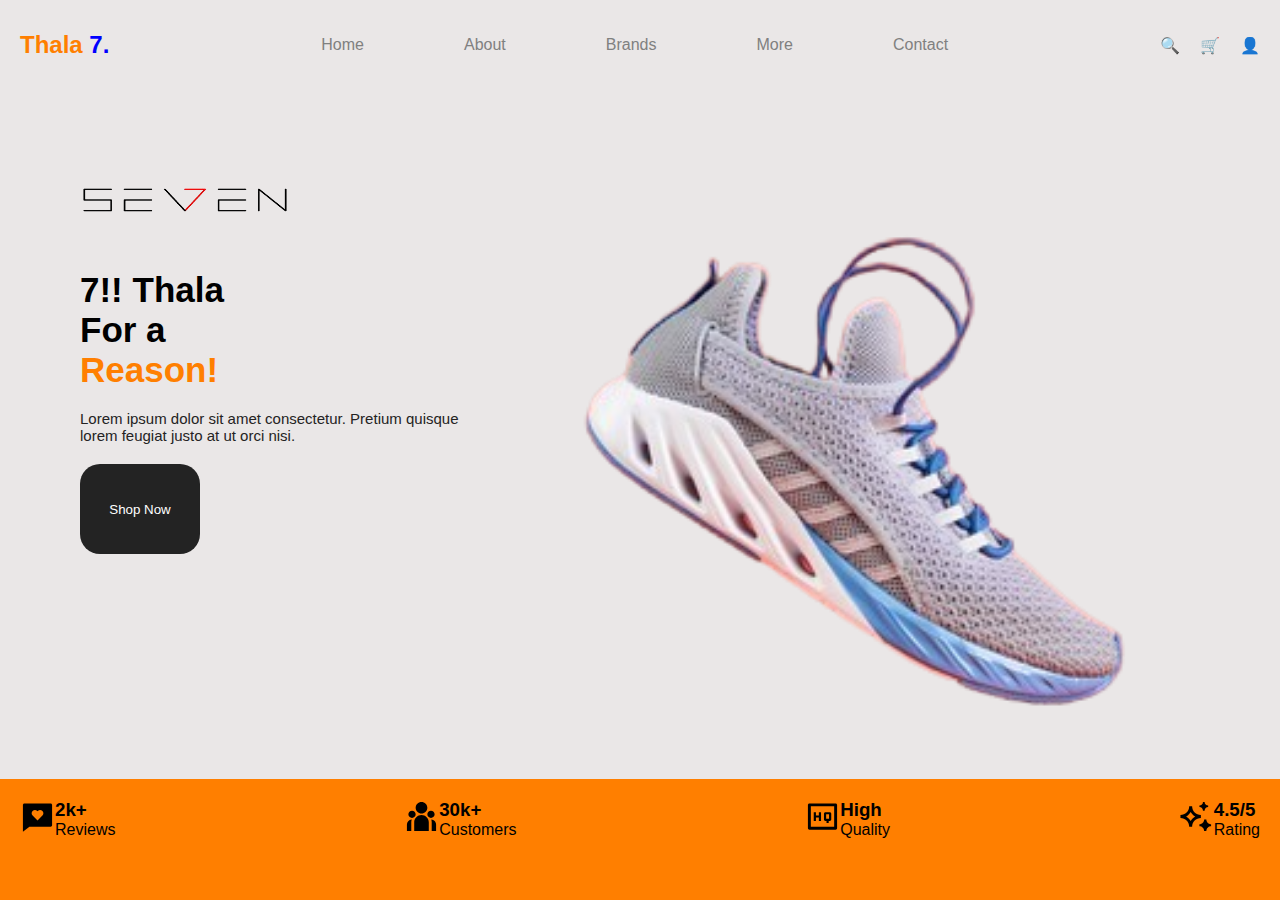
<file: Grp Project 1/index.html>
<!DOCTYPE html>
<html lang="en">
  <head>
    <meta charset="UTF-8" />
    <meta name="viewport" content="width=device-width, initial-scale=1.0" />
    <title>Thala 7 - Shoe Store</title>
    <link rel="stylesheet" href="style.css" />
  </head>
  <body>
    <header>
      <nav>
        <div class="logo">Thala <span>7.</span></div>
        <ul>
          <li>Home</li>
          <li><a href="./about.html">About</a></li>
          <li><a href="./shopping-cart.html">Brands</a></li>
          <li><a href="./shopping-cart.html">More</a></li>
          <li><a href="./shopping-cart.html">Contact</a></li>
        </ul>
        <div class="icons">
          <span>🔍</span>
          <span>🛒</span>
          <span>👤</span>
        </div>
      </nav>
    </header>
    <main class="container">
      <section class="hero-content">
        <div class="left">
          <div class="left-content">
            <img
              src="./assests/seven-logo-removebg-preview.png"
              alt=""
              width="200px"
              height="80px"
            />
            <h1>7!! Thala For a <span>Reason!</span></h1>
            <p>
              Lorem ipsum dolor sit amet consectetur. Pretium quisque lorem
              feugiat justo at ut orci nisi.
            </p>
            <button class="shop-now">Shop Now</button>
          </div>
        </div>
        <div class="right">
          <img
            src="./assests/stability-cushion-running-shoes-new-260nw-1958445436-removebg-preview.png"
            alt="Gray and blue sports shoe"
          />
        </div>
      </section>
      <section class="stats">
        <div class="stat-item">
          <svg
            xmlns="http://www.w3.org/2000/svg"
            viewBox="0 0 24 24"
            fill="currentColor"
            width="35px"
            height="35px"
          >
            <path
              d="M6.45455 19L2 22.5V4C2 3.44772 2.44772 3 3 3H21C21.5523 3 22 3.44772 22 4V18C22 18.5523 21.5523 19 21 19H6.45455ZM12.0178 14.6997L15.3765 11.341C16.2552 10.4623 16.2552 9.03769 15.3765 8.15901C14.4978 7.28033 13.0732 7.28033 12.1945 8.15901L12.0178 8.33579L11.841 8.15901C10.9623 7.28033 9.53769 7.28033 8.65901 8.15901C7.78033 9.03769 7.78033 10.4623 8.65901 11.341L12.0178 14.6997Z"
            ></path>
          </svg>
          <div class="stat-content">
          <h3>2k+</h3>
          <p>Reviews</p>
        </div>
        </div>
        <div class="stat-item">
          <svg
            xmlns="http://www.w3.org/2000/svg"
            viewBox="0 0 24 24"
            fill="currentColor"
            width="35px"
            height="35px"
          >
            <path
              d="M12 10C14.2091 10 16 8.20914 16 6 16 3.79086 14.2091 2 12 2 9.79086 2 8 3.79086 8 6 8 8.20914 9.79086 10 12 10ZM5.5 13C6.88071 13 8 11.8807 8 10.5 8 9.11929 6.88071 8 5.5 8 4.11929 8 3 9.11929 3 10.5 3 11.8807 4.11929 13 5.5 13ZM21 10.5C21 11.8807 19.8807 13 18.5 13 17.1193 13 16 11.8807 16 10.5 16 9.11929 17.1193 8 18.5 8 19.8807 8 21 9.11929 21 10.5ZM12 11C14.7614 11 17 13.2386 17 16V22H7V16C7 13.2386 9.23858 11 12 11ZM5 15.9999C5 15.307 5.10067 14.6376 5.28818 14.0056L5.11864 14.0204C3.36503 14.2104 2 15.6958 2 17.4999V21.9999H5V15.9999ZM22 21.9999V17.4999C22 15.6378 20.5459 14.1153 18.7118 14.0056 18.8993 14.6376 19 15.307 19 15.9999V21.9999H22Z"
            ></path>
          </svg>
          <div class="stat-content">
          <h3>30k+</h3>
          <p>Customers</p>
          </div>
        </div>
        <div class="stat-item">
          <svg
            xmlns="http://www.w3.org/2000/svg"
            viewBox="0 0 24 24"
            fill="currentColor"
            width="35px"
            height="35px"
          >
            <path
              d="M4 5V19H20V5H4ZM3 3H21C21.5523 3 22 3.44772 22 4V20C22 20.5523 21.5523 21 21 21H3C2.44772 21 2 20.5523 2 20V4C2 3.44772 2.44772 3 3 3ZM7.5 11.25H9.5V9H11V15H9.5V12.75H7.5V15H6V9H7.5V11.25ZM16.25 15V16.5H14.75V15H14C13.4477 15 13 14.5523 13 14V10C13 9.44772 13.4477 9 14 9H17C17.5523 9 18 9.44772 18 10V14C18 14.5523 17.5523 15 17 15H16.25ZM14.5 10.5V13.5H16.5V10.5H14.5Z"
            ></path>
          </svg>
          <div class="stat-content">
          <h3>High</h3>
          <p>Quality</p>
        </div>
        </div>
        <div class="stat-item">
          <svg
            xmlns="http://www.w3.org/2000/svg"
            viewBox="0 0 24 24"
            fill="currentColor"
            width="35px"
            height="35px"
          >
            <path
              d="M14 4.4375C15.3462 4.4375 16.4375 3.34619 16.4375 2H17.5625C17.5625 3.34619 18.6538 4.4375 20 4.4375V5.5625C18.6538 5.5625 17.5625 6.65381 17.5625 8H16.4375C16.4375 6.65381 15.3462 5.5625 14 5.5625V4.4375ZM1 11C4.31371 11 7 8.31371 7 5H9C9 8.31371 11.6863 11 15 11V13C11.6863 13 9 15.6863 9 19H7C7 15.6863 4.31371 13 1 13V11ZM4.87601 12C6.18717 12.7276 7.27243 13.8128 8 15.124 8.72757 13.8128 9.81283 12.7276 11.124 12 9.81283 11.2724 8.72757 10.1872 8 8.87601 7.27243 10.1872 6.18717 11.2724 4.87601 12ZM17.25 14C17.25 15.7949 15.7949 17.25 14 17.25V18.75C15.7949 18.75 17.25 20.2051 17.25 22H18.75C18.75 20.2051 20.2051 18.75 22 18.75V17.25C20.2051 17.25 18.75 15.7949 18.75 14H17.25Z"
            ></path>
          </svg>
          <div class="stat-content">
          <h3>4.5/5</h3>
          <p>Rating</p>
          </div>
        </div>
      </section>
    </main>
  </body>
</html>
</file>
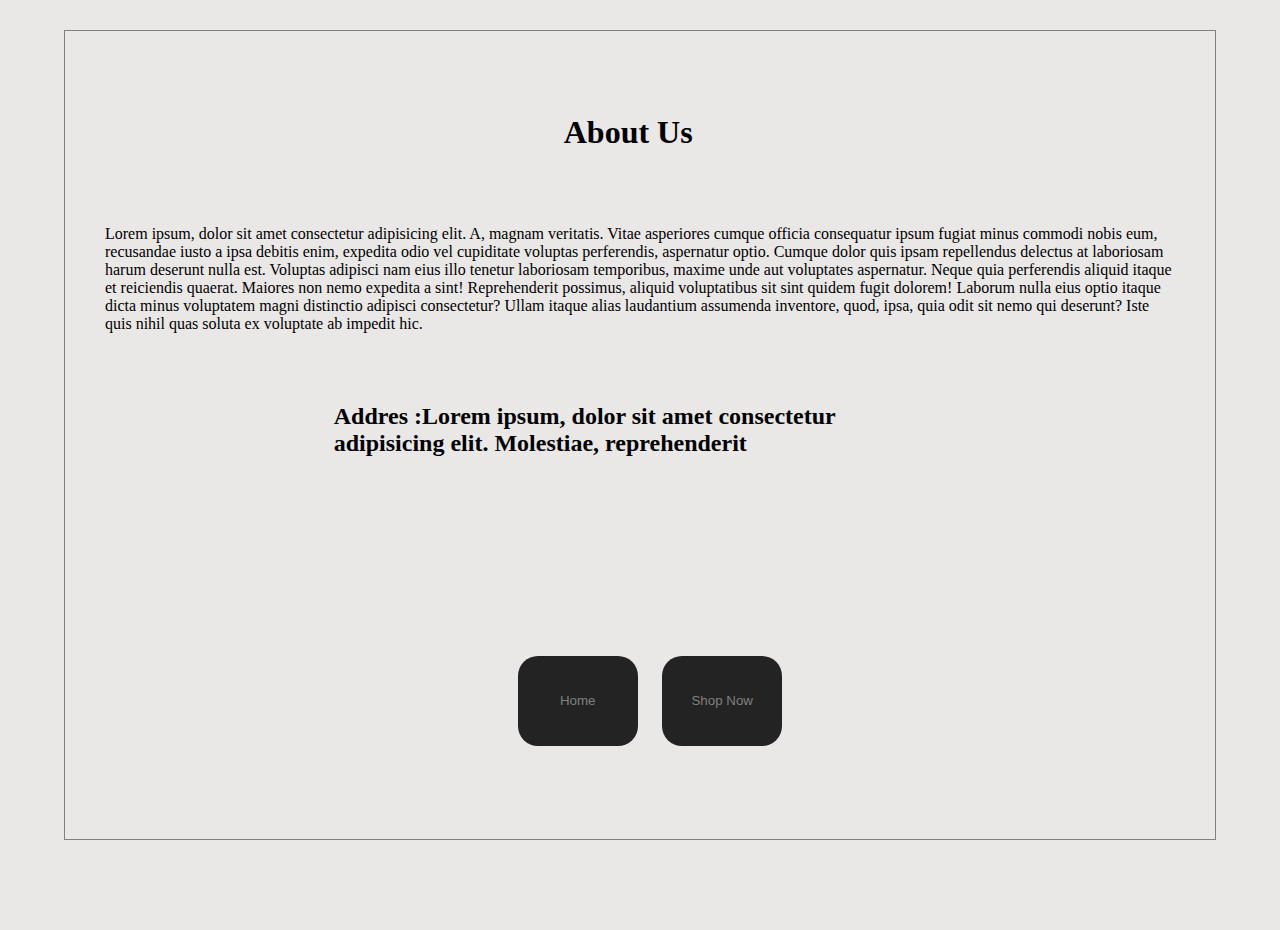
<file: Grp Project 1/about.html>
<!DOCTYPE html>
<html lang="en">
<head>
    <meta charset="UTF-8">
    <meta name="viewport" content="width=device-width, initial-scale=1.0">
    <link rel="stylesheet" href="style.css">
    <title>About Us</title>
</head>
<body>
    <Div class="container1">
        <h1 class="about1">About Us</h1>
        <p class="para">Lorem ipsum, dolor sit amet consectetur adipisicing elit. A, magnam veritatis. Vitae asperiores cumque officia consequatur ipsum fugiat minus commodi nobis eum, recusandae iusto a ipsa debitis enim, expedita odio vel cupiditate voluptas perferendis, aspernatur optio. Cumque dolor quis ipsam repellendus delectus at laboriosam harum deserunt nulla est. Voluptas adipisci nam eius illo tenetur laboriosam temporibus, maxime unde aut voluptates aspernatur. Neque quia perferendis aliquid itaque et reiciendis quaerat. Maiores non nemo expedita a sint! Reprehenderit possimus, aliquid voluptatibus sit sint quidem fugit dolorem! Laborum nulla eius optio itaque dicta minus voluptatem magni distinctio adipisci consectetur? Ullam itaque alias laudantium assumenda inventore, quod, ipsa, quia odit sit nemo qui deserunt? Iste quis nihil quas soluta ex voluptate ab impedit hic.</p>
        <h2 class="about2">Addres :Lorem ipsum, dolor sit amet consectetur adipisicing elit. Molestiae, reprehenderit</h2>

         <div class="btn">
        <button class="shop-now"><a href="./index.html">Home </a></button>
        <button class="shop-now"><a href="./shopping-cart.html">Shop Now </a></button>
         </div>

    </Div>
</body>
</html>
</file>
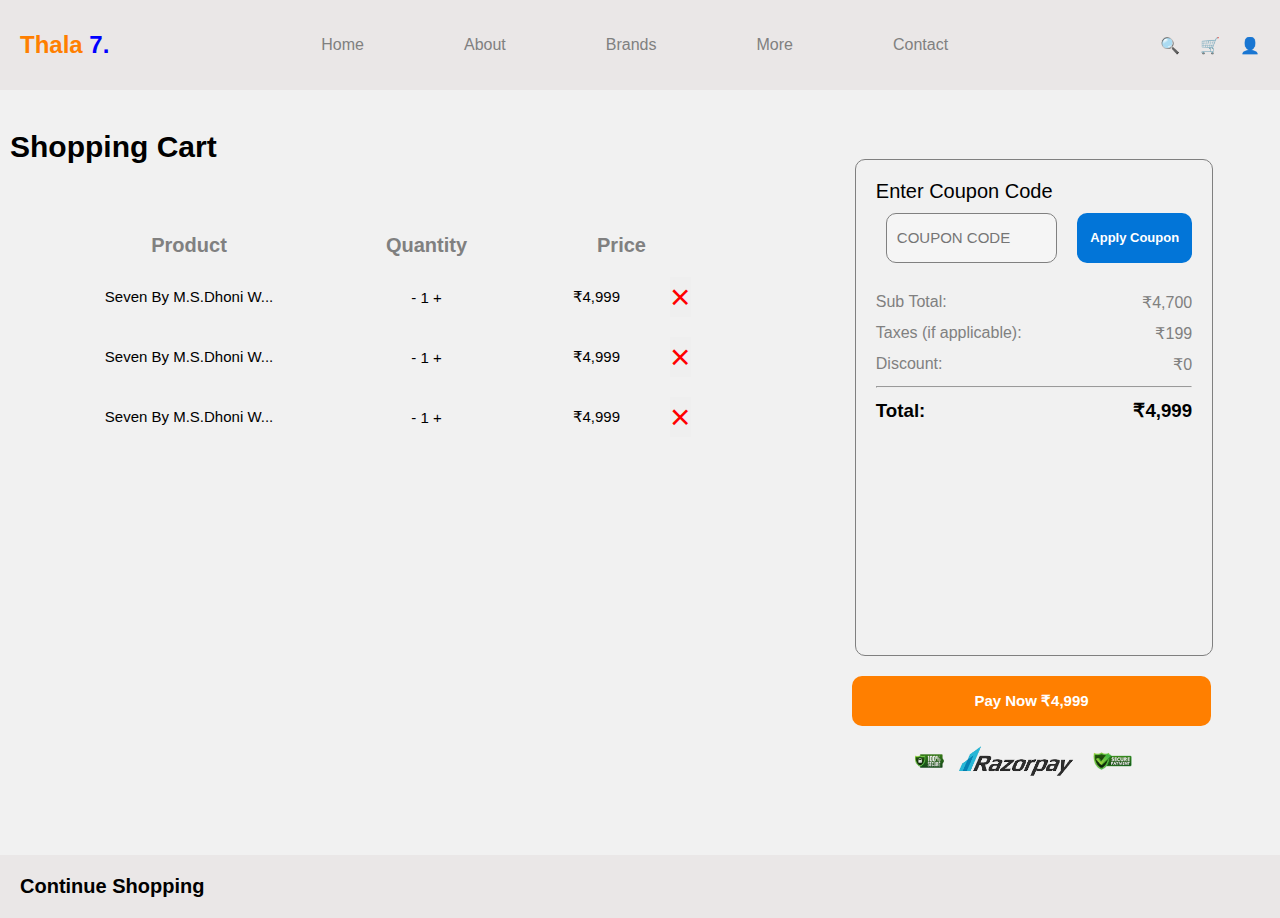
<file: Grp Project 1/bill.html>
<!DOCTYPE html>
<html lang="en">
  <head>
    <meta charset="UTF-8" />
    <meta name="viewport" content="width=device-width, initial-scale=1.0" />
    <title>bill page</title>
    <link rel="stylesheet" href="style.css" />
  </head>
  <body>
    <header>
      <nav>
        <div class="logo">Thala <span>7.</span></div>
        <ul>
          <li><a href="./index.html">Home</a></li>
          <li><a href="./about.html">About</a></li>
          <li><a href="./shopping-cart.html">Brands</a></li>
          <li><a href="./shopping-cart.html">More</a></li>
          <li><a href="./shopping-cart.html">Contact</a></li>
        </ul>
        <div class="icons">
          <span>🔍</span>
          <span>🛒</span>
          <span>👤</span>
        </div>
      </nav>
    </header>
    <main class="container3">
      <section class="shopping-cart">
        <h2>Shopping Cart</h2>
        <table>
          <thead>
            <tr>
              <th>Product</th>
              <th>Quantity</th>
              <th>Price</th>
            </tr>
          </thead>
          <tbody>
            <tr>
              <td>Seven By M.S.Dhoni W...</td>
              <td><span class="quantity-control">- 1 +</span></td>
              <td>₹4,999 <button class="remove-item">×</button></td>
            </tr>
            <tr>
              <td>Seven By M.S.Dhoni W...</td>
              <td><span class="quantity-control">- 1 +</span></td>
              <td>₹4,999 <button class="remove-item">×</button></td>
            </tr>
            <tr>
              <td>Seven By M.S.Dhoni W...</td>
              <td><span class="quantity-control">- 1 +</span></td>
              <td>₹4,999 <button class="remove-item">×</button></td>
            </tr>
          </tbody>
        </table>
      </section>
      <section class="checkout-section">
        <div class="coupon">
          <label for="coupon-code">Enter Coupon Code</label>
          <div class="coupon-code">
            <input type="text" id="coupon-code" placeholder="COUPON CODE" />
            <button class="apply-coupon">Apply Coupon</button>
          </div>
          <div class="summary">
            <p>Sub Total: <span>₹4,700</span></p>
            <p>Taxes (if applicable): <span>₹199</span></p>
            <p>Discount: <span>₹0</span></p>
            <hr />
            <h3>Total: <span>₹4,999</span></h3>
          </div>
        </div>
        <button class="pay-now"><a href="./payment.html">Pay Now ₹4,999</a></button>
        <div class="img-row">
          <img src="./assests/secure_payment-removebg-preview.png" alt="100% secure payment">
          <img src="./assests/razorpay-logo-removebg-preview.png" alt="RazorPay payment">
          <img src="./assests/security_payment-removebg-preview.png" alt=" Secure payment">
        </div>
      </section>
    </main>
    <a href="./shopping-cart.html" class="continue-shopping"><p>Continue Shopping</p></a>
  </body>
</html>
</file>
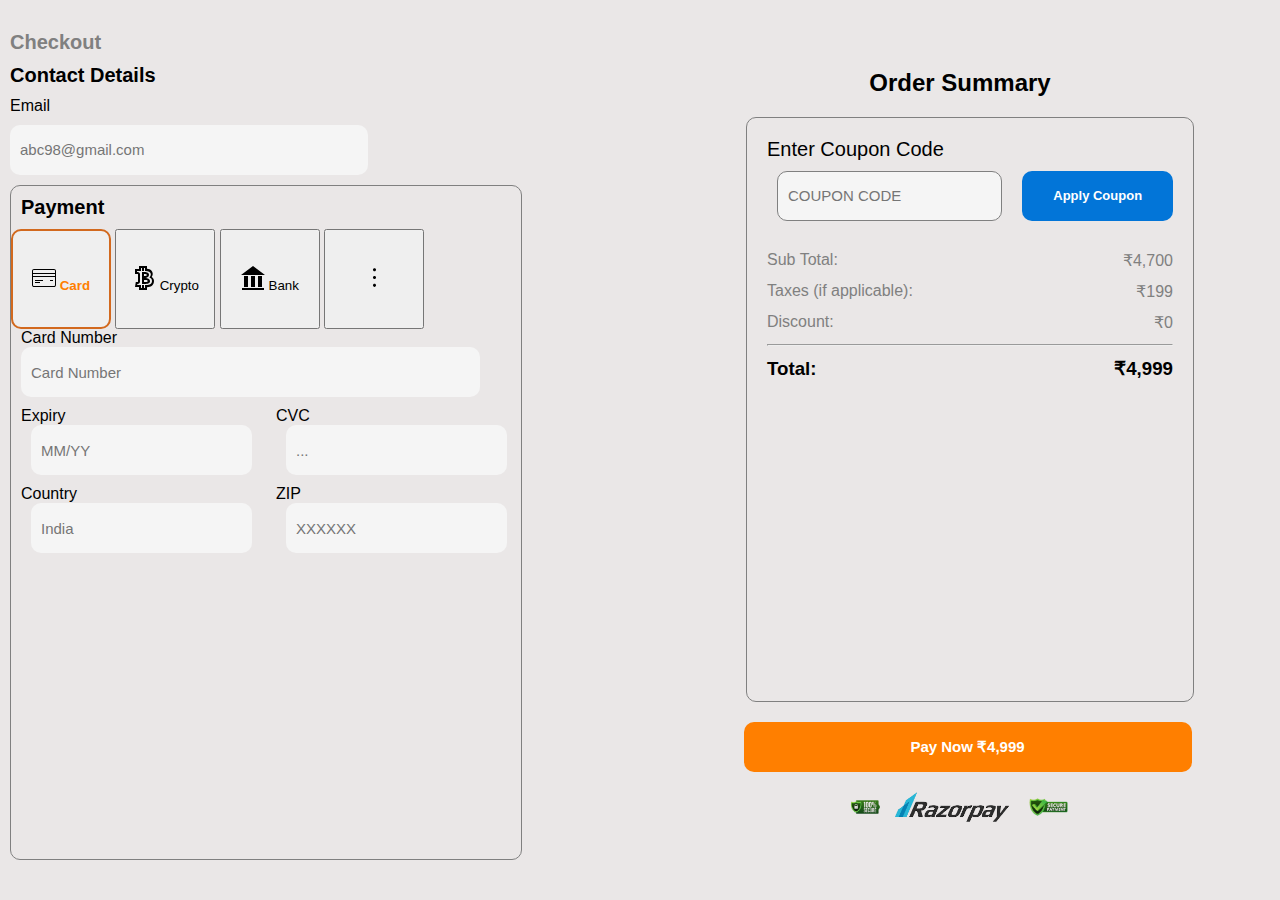
<file: Grp Project 1/payment.html>
<!DOCTYPE html>
<html lang="en">
  <head>
    <meta charset="UTF-8" />
    <meta name="viewport" content="width=device-width, initial-scale=1.0" />
    <title>payment Page</title>
    <link rel="stylesheet" href="style.css" />
  </head>
  <body>
    <div class="container4">
      <div class="checkout-card">
        <div class="checkout-deatils">
          <p>Checkout</p>
          <h3>Contact Details</h3>
          <div class="details">
            <label for="Email">Email</label>
            <input type="text" id="email-id" placeholder="abc98@gmail.com" />
          </div>
          <div class="payment">
            <h3>Payment</h3>
            <div class="pay-details">
              <div class="methods">
                <button>
                  <svg
                    xmlns="http://www.w3.org/2000/svg"
                    fill-rule="evenodd"
                    clip-rule="evenodd"
                    height="24"
                    width="24"
                    color="orange"
                  >
                    <path
                      d="M22 3c.53 0 1.039.211 1.414.586s.586.884.586 1.414v14c0 .53-.211 1.039-.586 1.414s-.884.586-1.414.586h-20c-.53 0-1.039-.211-1.414-.586s-.586-.884-.586-1.414v-14c0-.53.211-1.039.586-1.414s.884-.586 1.414-.586h20zm1 8h-22v8c0 .552.448 1 1 1h20c.552 0 1-.448 1-1v-8zm-15 5v1h-5v-1h5zm13-2v1h-3v-1h3zm-10 0v1h-8v-1h8zm-10-6v2h22v-2h-22zm22-1v-2c0-.552-.448-1-1-1h-20c-.552 0-1 .448-1 1v2h22z"
                    />
                  </svg>
                  Card
                </button>
                <button>
                  <svg
                    xmlns="http://www.w3.org/2000/svg"
                    width="24"
                    height="24"
                  >
                    <path
                      d="M13.193 11.961c1.824-.242 3.818-.972 3.818-3.181 0-2.968-4.141-2.78-6.131-2.78h-.88v12h.88c3.578 0 7.153-.146 7.153-2.795 0-2.494-2.375-3.099-4.84-3.244zm-1.193-3.942c1.625 0 2.911.09 2.911 1.016 0 .958-1.229 1.024-2.911 1.024v-2.04zm1.896 7.969h-1.896v-2.065h1.938c2.265 0 2.458 2.065-.042 2.065zm5.793-5.045c.855-1.03 1.326-2.527.91-4.097-.439-1.647-1.482-3.617-5.599-4.015v-2.831h-8v3h-4v5h2.744c.181 0 .256 0 .256.291v7.139c0 .269-.119.57-.279.57h-1.926l-.795 5h4v3h8v-2.75c4.629-.287 7-2.604 7-6.32 0-1.695-.84-3.107-2.311-3.987zm-6.048 8.057h-.641v3h-1v-3h-2v3h-1v-3h-3.79l.125-1h.386c1.3 0 2.279-1.105 2.279-2.57v-7.139c0-1.349-.928-2.291-2.256-2.291h-.744v-1h4v-3h1v3h2v-3h1v3h.606c6.027.203 6.235 4.349 3.815 6.5 1.141.516 2.579 1.334 2.579 3.43 0 3.785-3.984 4.07-6.359 4.07z"
                    />
                  </svg>
                  Crypto
                </button>
                <button>
                  <svg
                    xmlns="http://www.w3.org/2000/svg"
                    width="24"
                    height="24"
                    viewBox="0 0 24 24"
                  >
                    <path
                      d="M7 21h-4v-11h4v11zm7-11h-4v11h4v-11zm7 0h-4v11h4v-11zm2 12h-22v2h22v-2zm-23-13h24l-12-9-12 9z"
                    />
                  </svg>
                  Bank
                </button>
                <button>
                  <svg
                    xmlns="http://www.w3.org/2000/svg"
                    viewBox="0 0 24 24"
                    fill="currentColor"
                    width="25"
                    height="25"
                  >
                    <path
                      d="M12 3C11.175 3 10.5 3.675 10.5 4.5C10.5 5.325 11.175 6 12 6C12.825 6 13.5 5.325 13.5 4.5C13.5 3.675 12.825 3 12 3ZM12 18C11.175 18 10.5 18.675 10.5 19.5C10.5 20.325 11.175 21 12 21C12.825 21 13.5 20.325 13.5 19.5C13.5 18.675 12.825 18 12 18ZM12 10.5C11.175 10.5 10.5 11.175 10.5 12C10.5 12.825 11.175 13.5 12 13.5C12.825 13.5 13.5 12.825 13.5 12C13.5 11.175 12.825 10.5 12 10.5Z"
                    ></path>
                  </svg>
                </button>
              </div>
              <div class="card-details">
                <label for="Card-number">Card Number</label>
                <input type="text" id="card-id" placeholder="Card Number" />
              </div>
              <div class="expiry-cvv">
                <div class="expiry">
                  <label for="Card-number">Expiry</label>
                  <input type="text" id="card-id" placeholder="MM/YY" />
                </div>
                <div class="CVV">
                  <label for="CVV">CVC</label>
                  <input type="text" id="card-id" placeholder="..." />
                </div>
              </div>
              <div class="country-zip">
                <div class="country">
                  <label for="CVV">Country</label>
                  <input
                    type="text"
                    id="card-id"
                    placeholder="India"
                    dropzone=""
                  />
                </div>
                <div class="zip">
                  <label for="CVV">ZIP</label>
                  <input type="text" id="card-id" placeholder="XXXXXX" />
                </div>
              </div>
            </div>
          </div>
        </div>
      </div>
      <div class="checkout-section">
        <h2>Order Summary</h2>
        <div class="coupon">
          <label for="coupon-code">Enter Coupon Code</label>
          <div class="coupon-code">
            <input type="text" id="coupon-code" placeholder="COUPON CODE" />
            <button class="apply-coupon">Apply Coupon</button>
          </div>
          <div class="summary">
            <p>Sub Total: <span>₹4,700</span></p>
            <p>Taxes (if applicable): <span>₹199</span></p>
            <p>Discount: <span>₹0</span></p>
            <hr />
            <h3>Total: <span>₹4,999</span></h3>
          </div>
        </div>
        <button class="pay-now"><a href="">Pay Now ₹4,999</a></button>
        <div class="img-row">
          <img
            src="./assests/secure_payment-removebg-preview.png"
            alt="100% secure payment"
          />
          <img
            src="./assests/razorpay-logo-removebg-preview.png"
            alt="RazorPay payment"
          />
          <img
            src="./assests/security_payment-removebg-preview.png"
            alt=" Secure payment"
          />
        </div>
      </div>
    </div>
  </body>
</html>
</file>
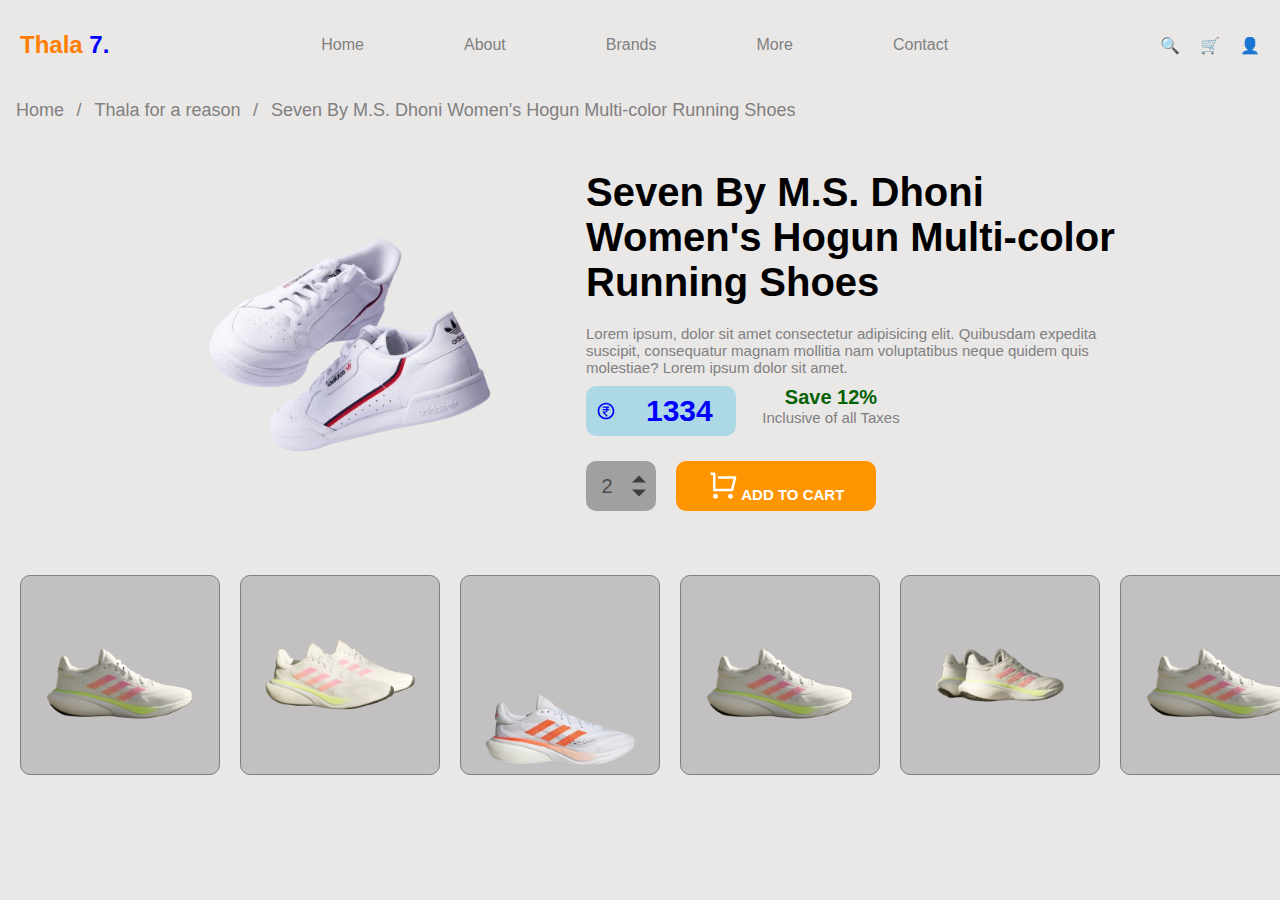
<file: Grp Project 1/shopping-cart.html>
<!DOCTYPE html>
<html lang="en">
  <head>
    <meta charset="UTF-8" />
    <meta name="viewport" content="width=device-width, initial-scale=1.0" />
    <link rel="stylesheet" href="style.css" />
    <title>Shopping cart</title>
  </head>
  <body>
    <header>
      <nav>
        <div class="logo">Thala <span>7.</span></div>
        <ul>
          <li><a href="./index.html">Home</a></li>
          <li><a href="./about.html">About</a></li>
          <li><a href="./shopping-cart.html">Brands</a></li>
          <li><a href="./shopping-cart.html">More</a></li>
          <li><a href="./shopping-cart.html">Contact</a></li>
        </ul>
        <div class="icons">
          <span>🔍</span>
          <span>🛒</span>
          <span>👤</span>
        </div>
      </nav>
    </header>
    <main>
      <ul class="breadcrumb">
        <li>Home</li>
        <li>Thala for a reason</li>
        <li>Seven By M.S. Dhoni Women's Hogun Multi-color Running Shoes</li>
      </ul>
      <section class="container2">
        <div class="left">
          <img
            class="main-img"
            src="./assests/main_left-removebg-preview.png"
            alt="best shoes"
            width="100%"
            height="100%"
          />
        </div>
        <div class="right">
          <h1 class="right-heading">
            Seven By M.S. Dhoni Women's Hogun Multi-color Running Shoes
          </h1>
          <p class="right-para">
            Lorem ipsum, dolor sit amet consectetur adipisicing elit. Quibusdam
            expedita suscipit, consequatur magnam mollitia nam voluptatibus
            neque quidem quis molestiae? Lorem ipsum dolor sit amet.
          </p>
          <div class="price">
            <button>
              <svg
                xmlns="http://www.w3.org/2000/svg"
                viewBox="0 0 24 24"
                fill="currentColor"
              >
                <path
                  d="M20 12C20 7.58172 16.4183 4 12 4C7.58172 4 4 7.58172 4 12C4 16.4183 7.58172 20 12 20C16.4183 20 20 16.4183 20 12ZM22 12C22 17.5228 17.5228 22 12 22C6.47715 22 2 17.5228 2 12C2 6.47715 6.47715 2 12 2C17.5228 2 22 6.47715 22 12ZM13.5003 8C13.8278 8.43606 14.0625 8.94584 14.175 9.5H16V11H14.175C13.8275 12.7117 12.3142 14 10.5 14H10.3107L14.0303 17.7197L12.9697 18.7803L8 13.8107V12.5H10.5C11.4797 12.5 12.3131 11.8739 12.622 11H8V9.5H12.622C12.3131 8.62611 11.4797 8 10.5 8H8V6.5H16V8H13.5003Z"
                ></path>
              </svg>
              1334
            </button>

            <div class="discount">
              <span>Save 12%</span>
              <span>Inclusive of all Taxes</span>
            </div>
          </div>
          <div class="item">
            <div class="select-item">
              <p>2</p>
              <svg
                xmlns="http://www.w3.org/2000/svg"
                viewBox="0 0 24 24"
                fill="currentColor"
              >
                <path d="M18 9 12 3 6 9H18ZM18 15 12 21 6 15H18Z"></path>
              </svg>
            </div>
            <button class="cart-item">
              <svg
                xmlns="http://www.w3.org/2000/svg"
                viewBox="0 0 24 24"
                fill="currentColor"
                width="30px"
                height="30px"
              >
                <path
                  d="M4.00488 16V4H2.00488V2H5.00488C5.55717 2 6.00488 2.44772 6.00488 3V15H18.4433L20.4433 7H8.00488V5H21.7241C22.2764 5 22.7241 5.44772 22.7241 6C22.7241 6.08176 22.7141 6.16322 22.6942 6.24254L20.1942 16.2425C20.083 16.6877 19.683 17 19.2241 17H5.00488C4.4526 17 4.00488 16.5523 4.00488 16ZM6.00488 23C4.90031 23 4.00488 22.1046 4.00488 21C4.00488 19.8954 4.90031 19 6.00488 19C7.10945 19 8.00488 19.8954 8.00488 21C8.00488 22.1046 7.10945 23 6.00488 23ZM18.0049 23C16.9003 23 16.0049 22.1046 16.0049 21C16.0049 19.8954 16.9003 19 18.0049 19C19.1095 19 20.0049 19.8954 20.0049 21C20.0049 22.1046 19.1095 23 18.0049 23Z"
                ></path>
              </svg>
              <a href="./bill.html">ADD TO CART</a>
            </button>
          </div>
        </div>
      </section>
      <div class="slidebar">
        <img
          class="slider"
          src="./assests/single_shoe-removebg-preview.png"
          alt=""
        />

        <img
          class="slider"
          src="./assests/paironroad-removebg-preview.png"
          alt=""
        />

        <img
          class="slider"
          src="./assests/orange_shoe-removebg-preview.png"
          alt=""
        />

        <img
          class="slider"
          src="./assests/single_shoe-removebg-preview.png"
          alt=""
        />

        <img
          class="slider"
          src="./assests/pairundertre-removebg-preview.png"
          alt=""
        />

        <img
          class="slider"
          src="./assests/single_shoe-removebg-preview.png"
          alt=""
        />
      </div>
    </main>
  </body>
</html>
</file>
<file: Grp Project 1/style.css>
* {
  padding: 0;
  margin: 0;
  box-sizing: border-box;
  font-family: Arial, Helvetica, sans-serif;
  list-style: none;
}
body {
  height: 100vh;
  width: 100vw;
  background-color: rgb(234, 231, 231);
  overflow-x: hidden;
}
a {
  text-decoration: none;
  color: gray;
}
nav {
  height: 10vh;
  width: 100%;
  display: flex;
  flex-direction: row;
  justify-content: space-between;
  align-items: center;
  background-color: transparent;
  padding: 20px;
}
.logo {
  font-size: 24px;
  font-weight: bold;
  color: #ff7f00;
  background-color: transparent;
}
.icons {
  display: flex;
  gap: 20px;
}
.logo span {
  color: blue;
}
nav ul {
  display: flex;
  flex-direction: row;
  gap: 100px;
  padding: 10px;
  justify-content: space-around;
  color: gray;
}

.container {
  height: 90vh;
  width: 100vw;
  display: flex;
  flex-direction: column;
}
.hero-content {
  height: 85%;
  width: 100%;
  display: flex;
  flex-direction: row;
}
.left {
  height: 100%;
  width: 45%;
  padding: 40px;
}
.left-content {
  width: 90%;
  height: 90%;
  display: flex;
  flex-direction: column;
  margin: 20px 20px 20px 20px;
}
.left-content img {
  width: 250px;
  height: 100px;
}
.left-content h1 {
  width: 45%;
  height: auto;
  font-size: 35px;
  margin: 20px;
}

.left-content span {
  color: #ff7f00;
}
.left-content p {
  height: auto;
  width: 90%;
  font-size: 15px;
  font-weight: 500;
  margin-left: 20px;
  color: rgb(36, 35, 35);
  margin-bottom: 20px;
}
.right {
  height: 100%;
  width: 45%;
}
.right img {
  height: 100%;
  width: 100%;
  object-fit: cover;
}
.shop-now {
  height: 90px;
  width: 120px;
  border: none;
  background-color: rgb(35, 35, 35);
  color: white;
  padding: 10px;
  border-radius: 20px;
  margin-left: 20px;
  margin-bottom: 20px;
}
.stats {
  height: 15%;
  width: 100%;
  display: flex;
  flex-direction: row;
  background-color: #ff7f00;
  justify-content: space-between;
  padding: 20px;
}
.stat-item {
  display: flex;
  flex-direction: row;
}
.stat-content {
  display: flex;
  flex-direction: column;
}
/* Style the list */
.breadcrumb {
  height: 50px;
  width: 100%;
}
ul.breadcrumb {
  padding: 10px 16px;
  list-style: none;
  background-color: transparent;
  color: gray;
}

/* Display list items side by side */
ul.breadcrumb li {
  display: inline;
  font-size: 18px;
}

/* Add a slash symbol (/) before/behind each list item */
ul.breadcrumb li + li:before {
  padding: 8px;
  color: gray;
  content: "/\00a0";
}

/* Add a color to all links inside the list */
ul.breadcrumb li a {
  color: #0275d8;
  text-decoration: none;
}

/* Add a color on mouse-over */
ul.breadcrumb li a:hover {
  color: #01447e;
  text-decoration: underline;
}
.container1 {
  height: 90%;
  width: 90%;
  border: 1px solid gray;
  display: flex;
  margin: 30px auto;
  flex-direction: column;
  justify-content: center;
  align-items: center;
}

.about1 {
  height: 10%;
  width: 15%;
  padding: 10px;
  font-family: "Times New Roman", Times, serif;
}
.para {
  padding: 20px;
  margin: 20px 20px 20px 20px;
  color: black;
  font-family: "Times New Roman", Times, serif;
}
.about2 {
  height: 30%;
  width: 55%;
  padding: 10px;
  font-family: "Times New Roman", Times, serif;
  margin: 20px 20px 20px 20px;
}
.container2 {
  height: 100%;
  width: 100%;
  display: flex;
  flex-direction: row;
}
.container2 right {
  align-items: center;
}
.slidebar {
  height: 10vmin;
  width: 100%;
  display: flex;
  flex-direction: row;
  padding: 20px;
  gap: 20px;
}
.right-heading {
  height: 30%;
  width: 100%;
  font-size: 40px;
  padding: 10px;
  margin-top: 20px;
}
.right-para {
  height: 40%;
  width: 100%;
  color: gray;
  font-size: 15px;
  padding: 10px;
}
.price {
  display: flex;
  flex-direction: row;
  gap: 20px;
  margin-left: 10px;
}
.price button {
  height: 50px;
  width: 150px;
  font-size: 30px;
  display: flex;
  justify-content: flex-start;
  align-items: center;
  gap: 30px;
  border: none;
  background-color: lightblue;
  color: blue;
  border-radius: 10px;
  font-weight: bolder;
}
.price svg {
  height: 20px;
  width: 20px;
  display: flex;
  align-items: flex-start;
  left: 0;
  margin-left: 10px;
}
.discount {
  height: 50px;
  width: 150px;
  display: flex;
  flex-direction: column;
  align-items: center;
}
.discount span:nth-child(1) {
  color: rgb(6, 98, 6);
  font-size: 20px;
  font-weight: bolder;
}

.discount span:nth-child(2) {
  color: gray;
  font-size: 15px;
  font-weight: 400;
}
.item {
  display: flex;
  flex-direction: row;
  gap: 20px;
  margin-left: 10px;
}
.select-item {
  height: 50px;
  width: 70px;
  display: flex;
  flex-direction: row;
  justify-content: center;
  background-color: rgb(161, 160, 160);
  border: none;
  border-radius: 10px;
  margin-top: 25px;
}
.select-item p {
  height: 100%;
  width: 50%;
  font-size: 20px;
  color: rgb(77, 76, 76);
  display: flex;
  justify-content: center;
  align-items: center;
}
.select-item svg {
  height: 100%;
  width: 40%;
  color: rgb(62, 61, 61);
}
.cart-item {
  height: 50px;
  width: 200px;
  border: none;
  background-color: rgb(255, 149, 0);
  color: white;
  font-size: 15px;
  font-weight: 600;
  margin-top: 25px;
  border-radius: 10px;
}
.cart-item svg {
  height: 30px;
  width: 30px;
}
.slider {
  height: 200px;
  width: 200px;
  border: 1px solid gray;
  background-color: rgb(194, 192, 192);
  border-radius: 10px;
 
}
.container3 {
  height: 85%;
  width: 100%;
  display: flex;
  background-color: rgb(241, 241, 241);
  flex-direction: row;
}
.shopping-cart {
  height: 100%;
  width: 60%;
}
.checkout-section {
  height: 100%;
  width: 40%;
  display: flex;
  flex-direction: column;
  align-items: center;
  justify-content: center;
}
.checkout-section h2{
  margin-bottom: 20px;
}
.shopping-cart h2 {
  font-size: 30px;
  padding: 10px;
  margin-top: 30px;
  margin-bottom: 20px;
}
table {
  height: 30%;
  width: 100%;
  padding: 20px;
  font-size: 20px;
  border-spacing: 10px 20px;
}
thead tr {
  color: gray;
}
tbody {
  font-size: 15px;
}
.remove-item {
  border: none;
  color: red;
  font-size: 35px;
  margin-left: 50px;
}
.quantity-control {
  display: flex;
  justify-content: space-around;
}
tbody tr td:nth-child(1) {
  margin: 10px;
  display: flex;
  justify-content: center;
  align-items: center;
}
tbody tr td:nth-child(3) {
  display: flex;
  justify-content: center;
  align-items: center;
  margin-left: 20px;
}

.coupon {
  height: 65%;
  width: 70%;
  border: 1.5px solid gray;
  border-radius: 10px;
  display: flex;
  margin-left: 20px;
  flex-direction: column;
  padding: 20px;
}

.coupon label {
  font-size: 20px;
  margin-bottom: 10px;
}
#coupon-code {
  height: 50px;
  width: 60%;
  color: gray;
  border: 1px solid gray;
  padding: 10px;
  justify-content: center;
  align-items: center;
  border-radius: 10px;
}
.coupon-code {
  display: flex;
  flex-direction: row;
  gap: 20px;
  margin-bottom: 20px;
}
.apply-coupon {
  height: 50px;
  width: 40%;
  color: white;
  font-size: 13px;
  padding: 10px;
  font-weight: 700;
  background-color: #0275d8;
  border: none;
  border-radius: 10px;
}
.summary {
  color: gray;
  display: flex;
  flex-direction: column;
  gap: 12px;
}
.summary p {
  display: flex;
  justify-content: space-between;
}
.summary h3 {
  display: flex;
  justify-content: space-between;
  color: black;
}
.pay-now{
  height: 50px;
  width: 70%;
  margin-left: 15px;
  margin-top: 20px;
  border: none;
  background-color: #ff7f00;
  color: white;
  border-radius: 10px;
  font-size: 15px;
  font-weight: 700;
}
.pay-now a{
  color: white;
}
.img-row{
  display: flex;
  flex-direction: row;
  padding: 10px;
  margin-top: 10px;
  gap: 10px;
}
.img-row img:nth-child(1){
  height: 30px;
  object-fit: cover;
}
.img-row img:nth-child(2){
  height: 30px;
}
.img-row img:nth-child(3){
  height: 30px;
  object-fit: cover;
}
.continue-shopping{
  display: flex;
  justify-content: flex-start;
  padding: 20px;
  font-size: 20px;
  font-weight: 700;
  color: black;
}
.container4{
  height: 100%;
  width: 100%;
  display: flex;
  flex-direction: row;
  justify-content: center;
}
.container4 .checkout-section{
  height: 100%;
  width: 50%;
}
.checkout-card{
  height: 100%;
  width: 50%;
}
.checkout-deatils{
  height: 100%;
  width: 80%;
  display: flex;
  flex-direction: column;
  justify-content: center;
}
.checkout-deatils p{
  font-size: 20px;
  font-weight: 600;
  color: gray;
  margin-top: 10px;
  margin-left: 10px;
}
.checkout-deatils h3{
  font-size: 20px;
  margin: 10px;
}
.details{
  width: 100%;
  display: flex;
  flex-direction: column;
  gap: 10px;
}
.details label{
  font: 15px;
  margin-left: 10px;
}
input{
  height: 50px;
  width: 70%;
  padding: 10px;
  font-size:15px;
  border: none;
  border-radius: 10px;
  background-color: whitesmoke;
  margin-left: 10px;
  margin-bottom: 10px;
}
.payment{
  height: 75%;
  width: 100%;
  border: 1px solid gray;
  border-radius: 10px;
  margin-left: 10px;
  margin-bottom: 20px;
}
.pay-details{
  width: 100%;

}
.methods button {
  height: 100px;
  width: 100px;
}
.methods button:nth-child(1) {
  height: 100px;
  width: 100px;
  border: 2px solid chocolate;
  border-radius: 10px;
  color:#ff7f00;
  font-weight: 900;
}
.card-details{
  display: flex;
  flex-direction: column;
  
} 
.card-details label{
  margin-left: 10px;
}
.expiry-cvv,.country-zip{
  display: flex;
  flex-direction: row;
 
}
.expiry,.CVV,.country,.zip{
  display: flex;
  flex-direction: column;
  margin-left: 10px;
  width: 50%;
 
}
#card-id{
  height: 50px;
  width:90%;
  padding: 10px;
}
.cart-item a{
  color: white;
}
</file>
